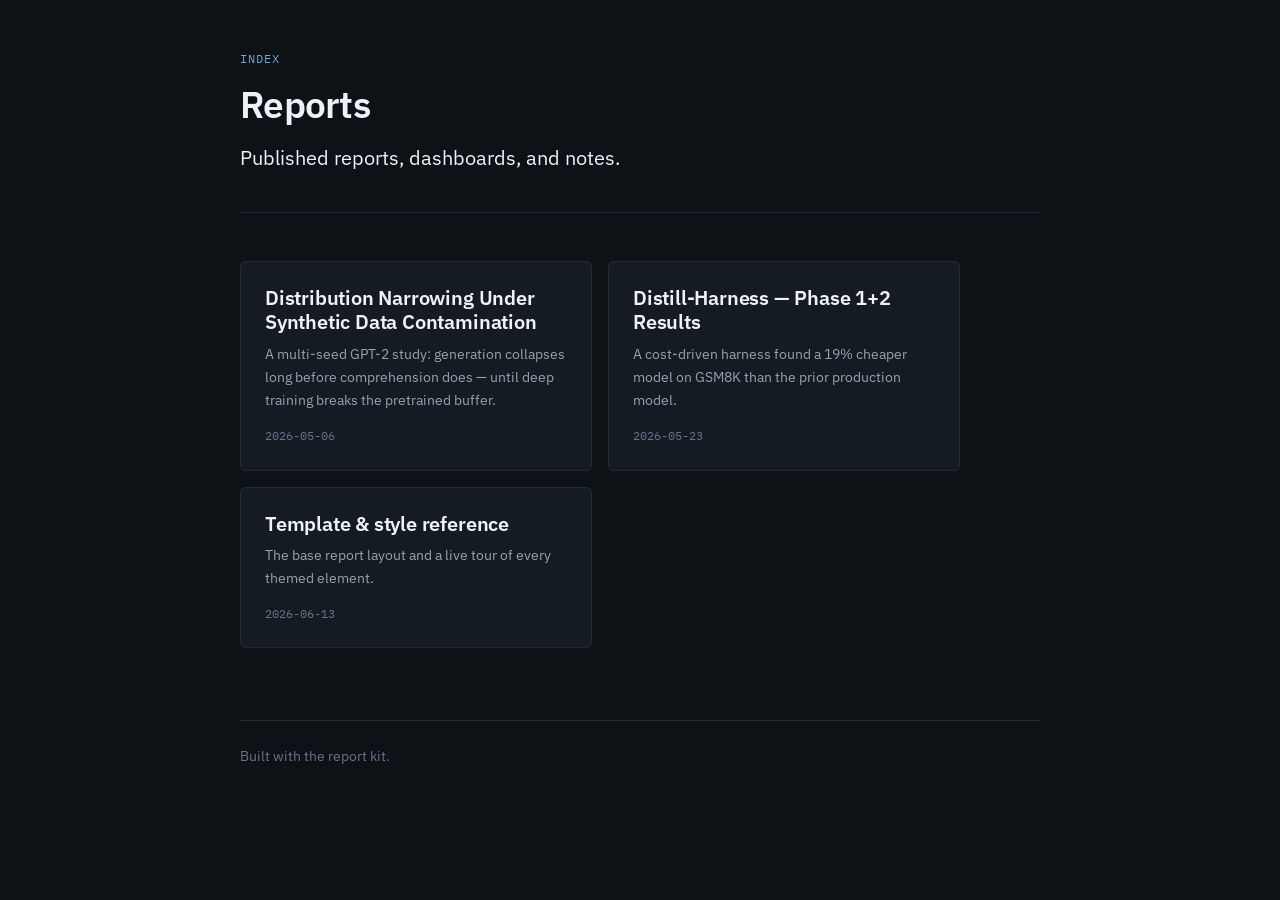
<file: index.html>
<!doctype html>
<html lang="en">
<head>
  <meta charset="utf-8">
  <meta name="viewport" content="width=device-width, initial-scale=1">
  <title>Reports</title>
  <meta name="description" content="Index of published reports.">
  <link rel="preconnect" href="https://fonts.googleapis.com">
  <link rel="preconnect" href="https://fonts.gstatic.com" crossorigin>
  <link href="https://fonts.googleapis.com/css2?family=IBM+Plex+Mono:wght@400;500&family=IBM+Plex+Sans:wght@400;500;600&display=swap" rel="stylesheet">
  <link rel="stylesheet" href="./styles/tokens.css">
  <link rel="stylesheet" href="./styles/report.css">
</head>
<body>
<main class="page">
  <div class="prose">
    <header class="doc-header">
      <p class="eyebrow">Index</p>
      <h1>Reports</h1>
      <p class="lead">Published reports, dashboards, and notes.</p>
    </header>

    <!-- Add one card per report. Newest first. -->
    <div class="card-grid">
      <a class="card" href="./reports/linguistic-degradation.html">
        <h3>Distribution Narrowing Under Synthetic Data Contamination</h3>
        <p>A multi-seed GPT-2 study: generation collapses long before comprehension does — until deep training breaks the pretrained buffer.</p>
        <span class="date">2026-05-06</span>
      </a>
      <a class="card" href="./reports/distill-harness-phase2.html">
        <h3>Distill-Harness — Phase 1+2 Results</h3>
        <p>A cost-driven harness found a 19% cheaper model on GSM8K than the prior production model.</p>
        <span class="date">2026-05-23</span>
      </a>
      <a class="card" href="./template.html">
        <h3>Template &amp; style reference</h3>
        <p>The base report layout and a live tour of every themed element.</p>
        <span class="date">2026-06-13</span>
      </a>
      <!--
      <a class="card" href="./reports/my-report.html">
        <h3>Report title</h3>
        <p>One-line summary.</p>
        <span class="date">2026-06-13</span>
      </a>
      -->
    </div>

    <footer class="doc-footer">
      <p>Built with the report kit.</p>
    </footer>
  </div>
</main>
</body>
</html>
</file>
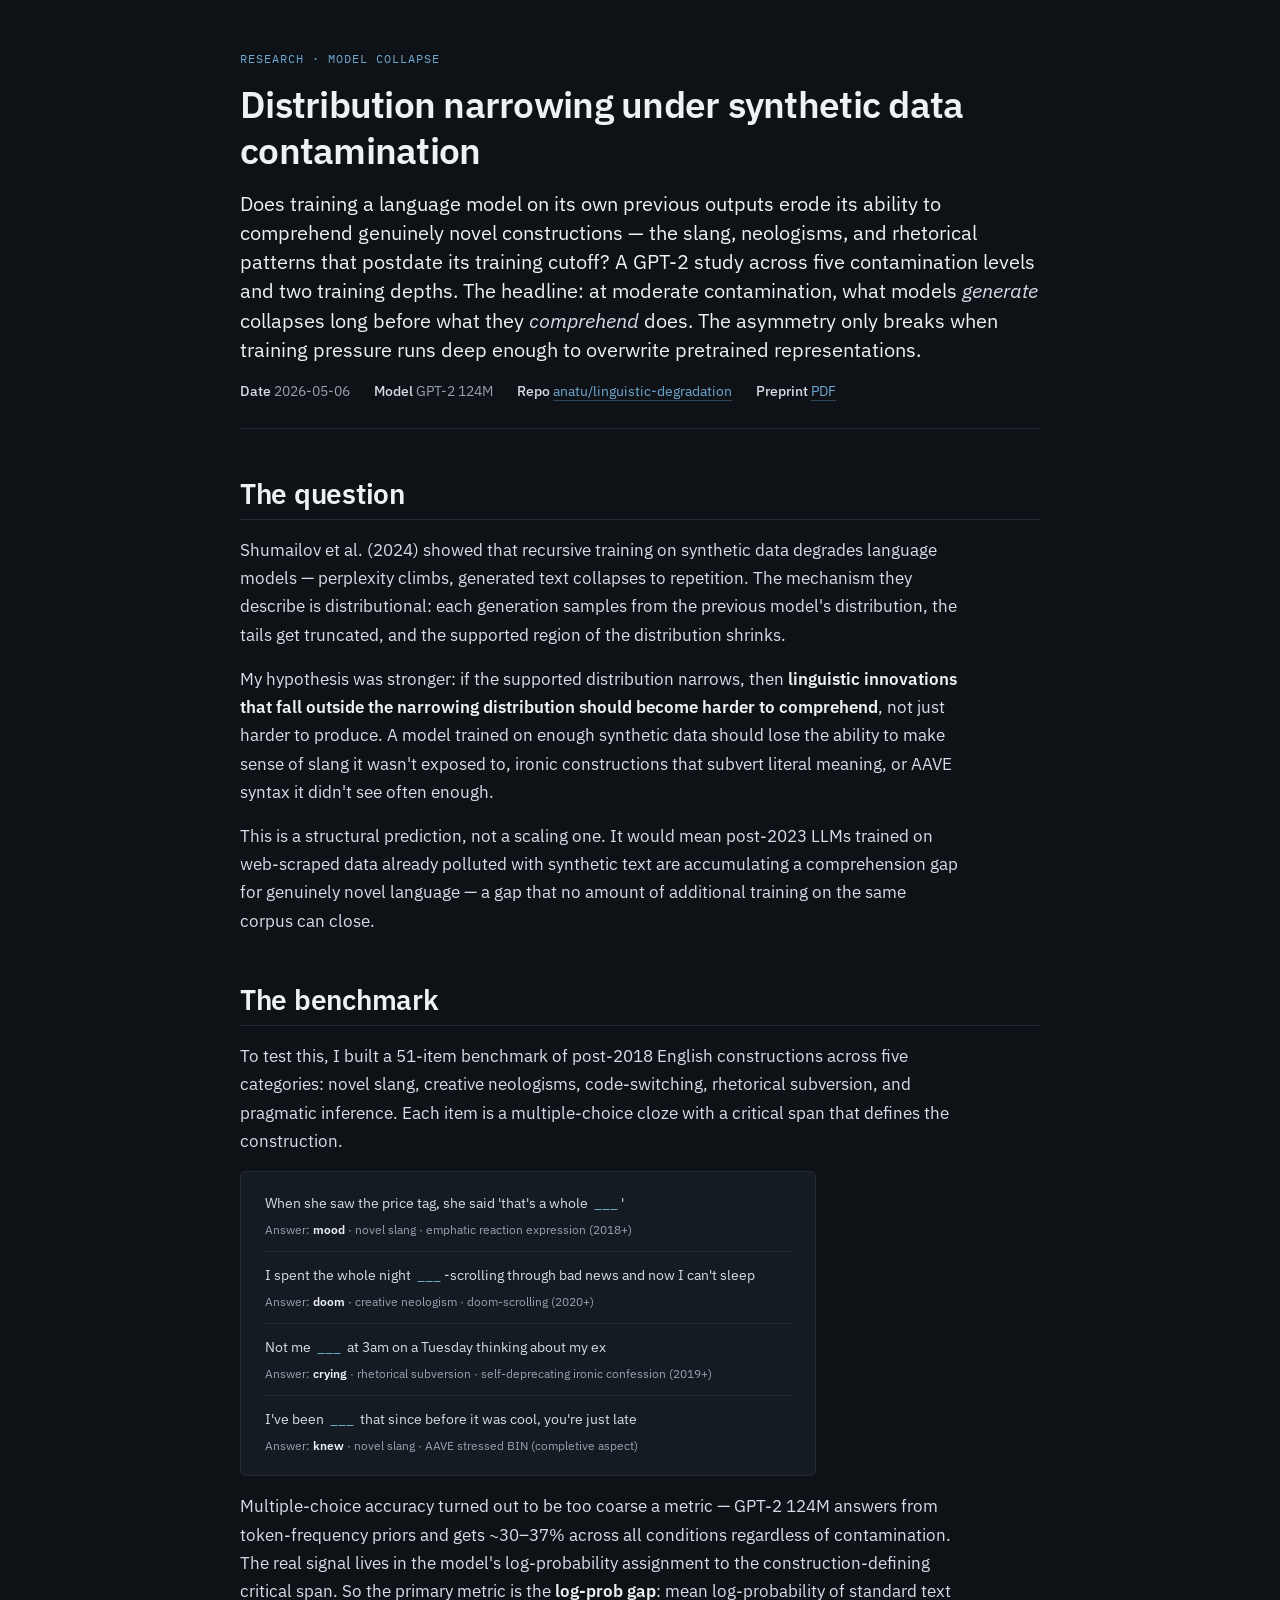
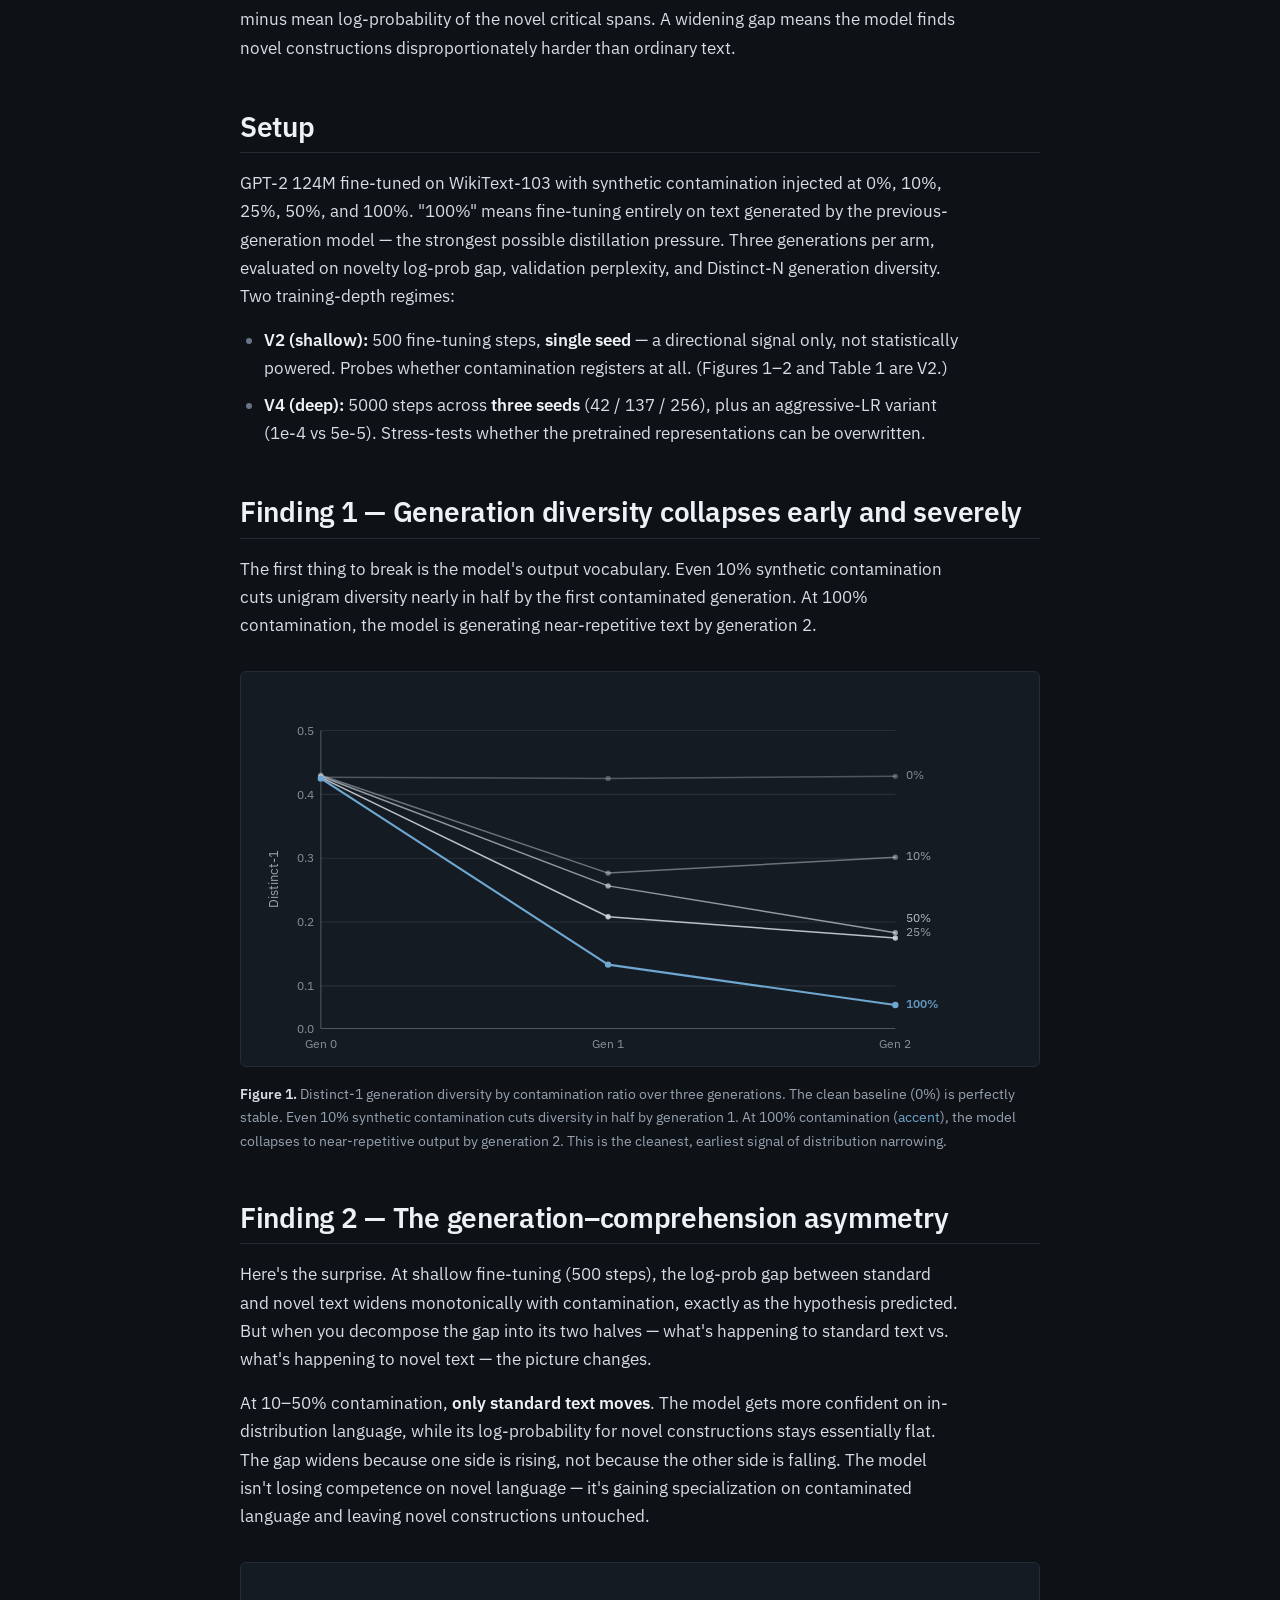
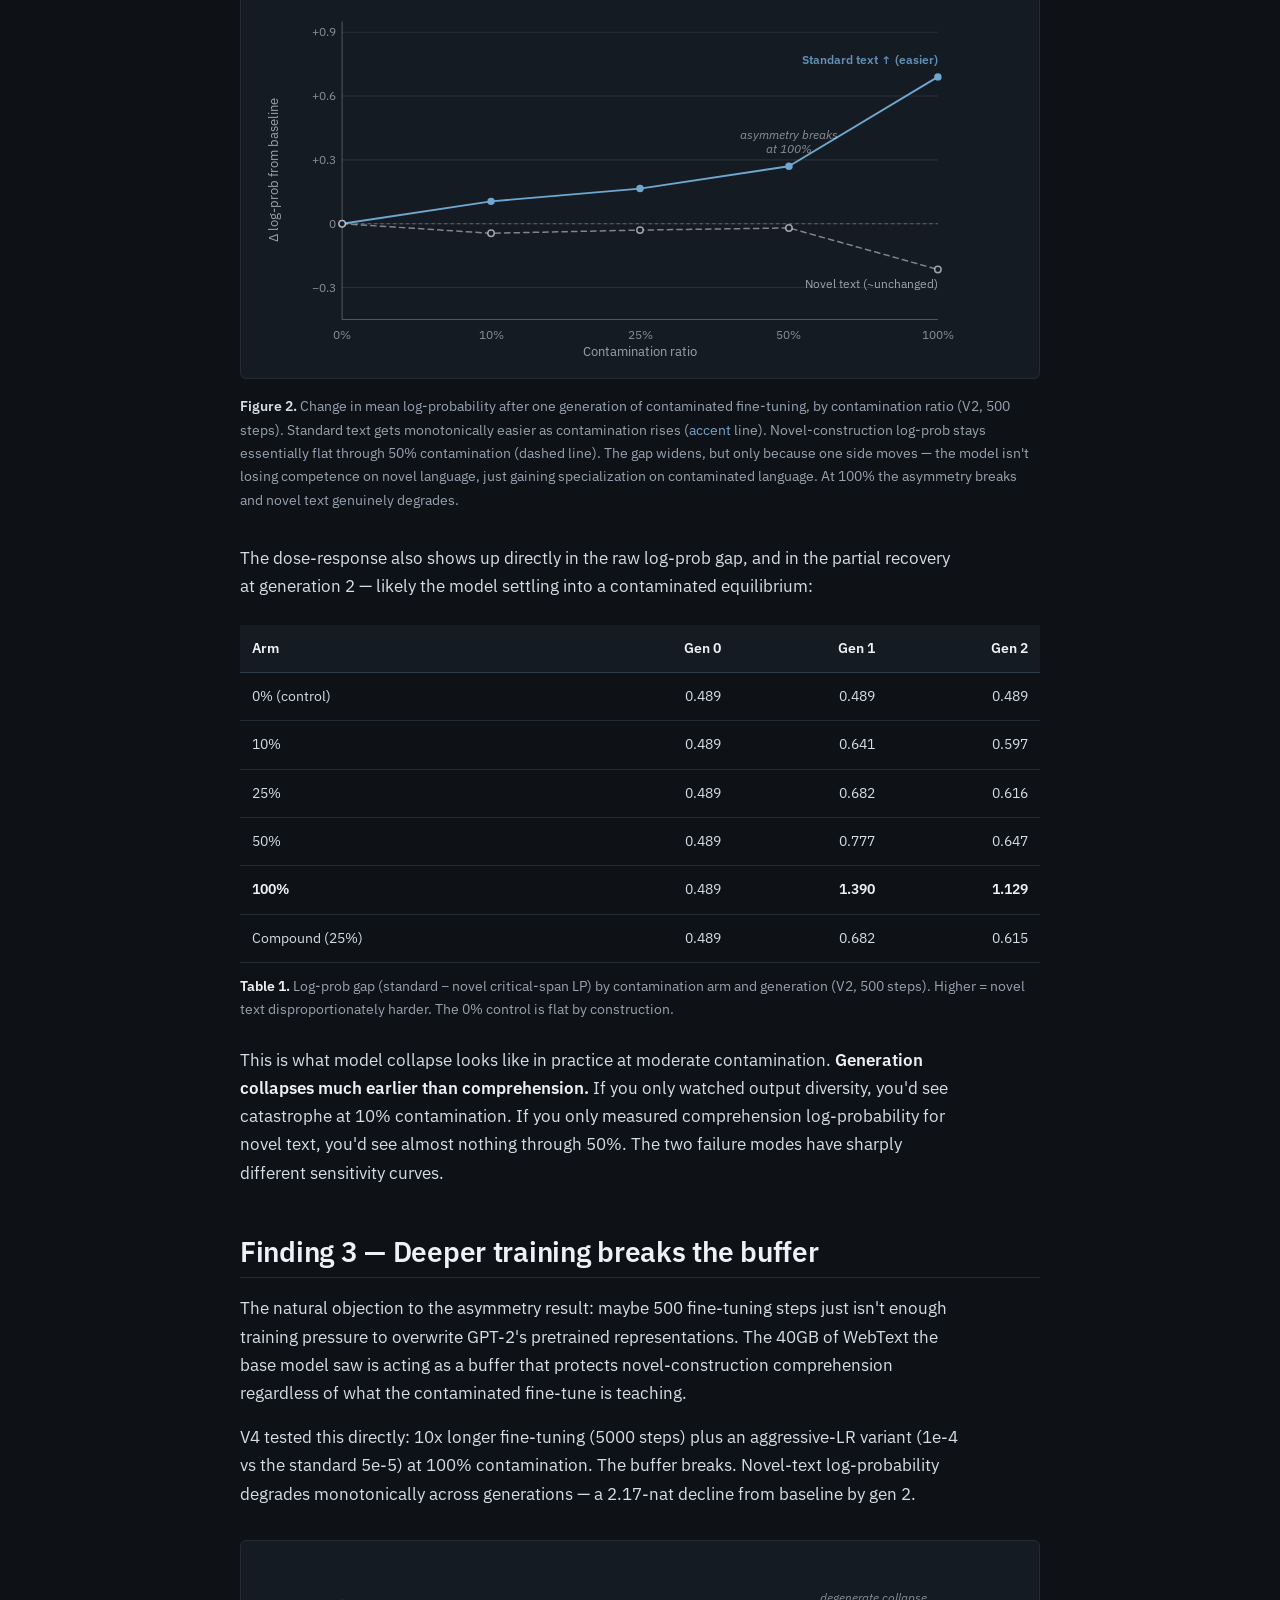
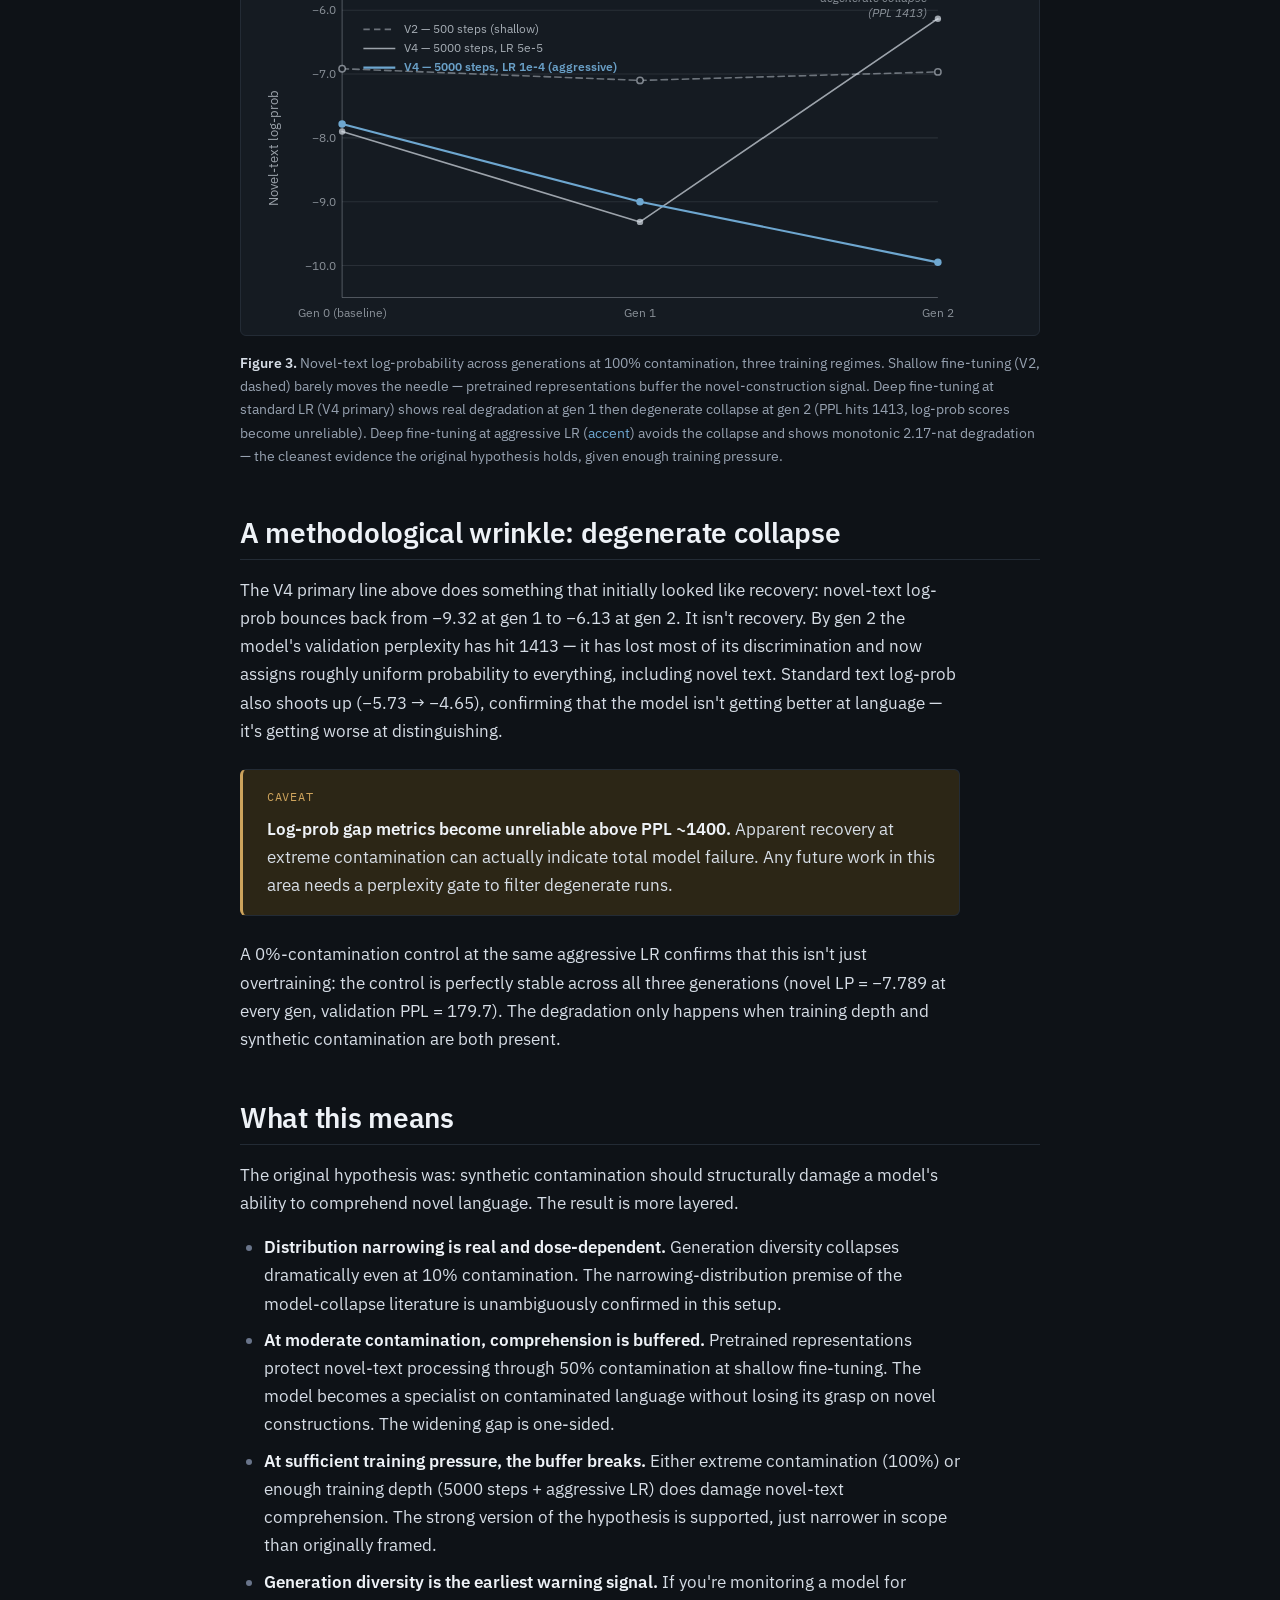
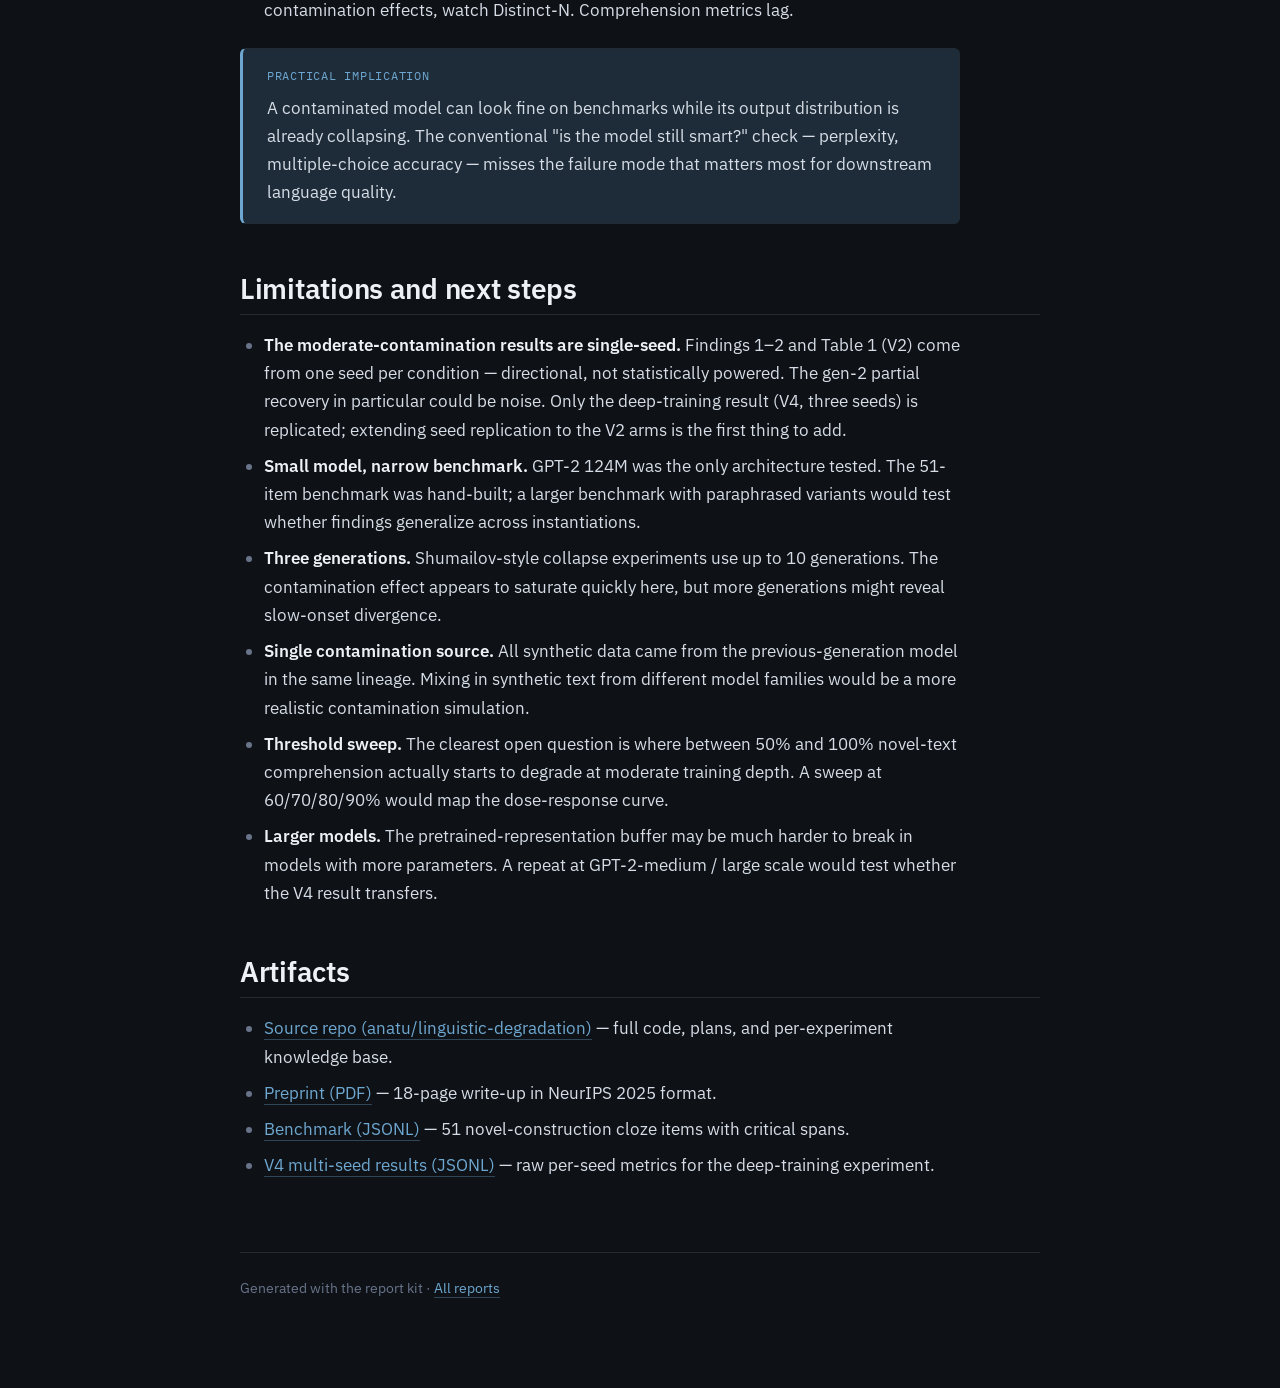
<file: reports/linguistic-degradation.html>
<!doctype html>
<html lang="en">
<head>
  <meta charset="utf-8">
  <meta name="viewport" content="width=device-width, initial-scale=1">
  <title>Distribution Narrowing Under Synthetic Data Contamination</title>
  <meta name="description" content="A multi-seed GPT-2 study: synthetic-data contamination collapses what a model generates long before what it comprehends — until training pressure runs deep enough to break the pretrained buffer.">
  <link rel="preconnect" href="https://fonts.googleapis.com">
  <link rel="preconnect" href="https://fonts.gstatic.com" crossorigin>
  <link href="https://fonts.googleapis.com/css2?family=IBM+Plex+Mono:wght@400;500&family=IBM+Plex+Sans:wght@400;500;600&family=IBM+Plex+Serif:ital@0;1&display=swap" rel="stylesheet">
  <link rel="stylesheet" href="../styles/tokens.css">
  <link rel="stylesheet" href="../styles/report.css">
  <style>
    /* Inline SVG chart helpers — drawn in currentColor (off-white on dark),
       so they inherit the report theme automatically. */
    .fig-svg { display: block; width: 100%; height: auto; }
    .axis        { stroke: currentColor; stroke-opacity: 0.30; stroke-width: 1; fill: none; }
    .gridline    { stroke: currentColor; stroke-opacity: 0.10; stroke-width: 1; fill: none; }
    .tick-label  { font-family: var(--font-sans); font-size: 11px;   fill: currentColor; fill-opacity: 0.6; }
    .axis-label  { font-family: var(--font-sans); font-size: 12px;   fill: currentColor; fill-opacity: 0.7; }
    .series-label{ font-family: var(--font-sans); font-size: 11px;   fill: currentColor; fill-opacity: 0.85; }
    .legend-label{ font-family: var(--font-sans); font-size: 11.5px; fill: currentColor; fill-opacity: 0.75; }
    .annotation  { font-family: var(--font-sans); font-size: 11px;   fill: currentColor; fill-opacity: 0.6; font-style: italic; }

    /* Benchmark example list */
    .examples { background: var(--bg-elevated); border: 1px solid var(--border);
                border-radius: var(--radius); padding: var(--sp-2) var(--sp-5);
                margin: var(--sp-4) 0; font-size: var(--fs-sm); }
    .examples ul { list-style: none; padding-left: 0; margin: 0; }
    .examples li { padding: var(--sp-3) 0; border-bottom: 1px solid var(--border); margin: 0; }
    .examples li:last-child { border-bottom: none; }
    .examples .ex-context { color: var(--text); }
    .examples .ex-context em { font-style: normal; color: var(--accent); padding: 0 3px; }
    .examples .ex-meta { display: block; font-size: var(--fs-xs); color: var(--text-muted); margin-top: 3px; }
    .examples .ex-meta strong { color: var(--text-strong); }
  </style>
</head>

<body>
<main class="page">
  <div class="prose">

    <header class="doc-header">
      <p class="eyebrow">Research · Model Collapse</p>
      <h1>Distribution narrowing under synthetic data contamination</h1>
      <p class="lead">Does training a language model on its own previous outputs erode
      its ability to comprehend genuinely novel constructions — the slang, neologisms,
      and rhetorical patterns that postdate its training cutoff? A GPT-2 study across five
      contamination levels and two training depths.
      The headline: at moderate contamination, what models <em>generate</em> collapses
      long before what they <em>comprehend</em> does. The asymmetry only breaks when
      training pressure runs deep enough to overwrite pretrained representations.</p>
      <div class="meta">
        <span><b>Date</b> 2026-05-06</span>
        <span><b>Model</b> GPT-2 124M</span>
        <span><b>Repo</b> <a href="https://github.com/anatu/linguistic-degradation" target="_blank" rel="noopener">anatu/linguistic-degradation</a></span>
        <span><b>Preprint</b> <a href="https://github.com/anatu/linguistic-degradation/blob/main/report/main.pdf" target="_blank" rel="noopener">PDF</a></span>
      </div>
    </header>

    <h2>The question</h2>
    <p>Shumailov et al. (2024) showed that recursive training on synthetic data degrades
    language models — perplexity climbs, generated text collapses to repetition. The
    mechanism they describe is distributional: each generation samples from the previous
    model's distribution, the tails get truncated, and the supported region of the
    distribution shrinks.</p>
    <p>My hypothesis was stronger: if the supported distribution narrows, then
    <strong>linguistic innovations that fall outside the narrowing distribution should
    become harder to comprehend</strong>, not just harder to produce. A model trained on
    enough synthetic data should lose the ability to make sense of slang it wasn't
    exposed to, ironic constructions that subvert literal meaning, or AAVE syntax it
    didn't see often enough.</p>
    <p>This is a structural prediction, not a scaling one. It would mean post-2023 LLMs
    trained on web-scraped data already polluted with synthetic text are accumulating a
    comprehension gap for genuinely novel language — a gap that no amount of additional
    training on the same corpus can close.</p>

    <h2>The benchmark</h2>
    <p>To test this, I built a 51-item benchmark of post-2018 English constructions across
    five categories: novel slang, creative neologisms, code-switching, rhetorical
    subversion, and pragmatic inference. Each item is a multiple-choice cloze with a
    critical span that defines the construction.</p>
    <div class="examples">
      <ul>
        <li>
          <span class="ex-context">When she saw the price tag, she said 'that's a whole <em>___</em>'</span>
          <span class="ex-meta">Answer: <strong>mood</strong> · novel slang · emphatic reaction expression (2018+)</span>
        </li>
        <li>
          <span class="ex-context">I spent the whole night <em>___</em>-scrolling through bad news and now I can't sleep</span>
          <span class="ex-meta">Answer: <strong>doom</strong> · creative neologism · doom-scrolling (2020+)</span>
        </li>
        <li>
          <span class="ex-context">Not me <em>___</em> at 3am on a Tuesday thinking about my ex</span>
          <span class="ex-meta">Answer: <strong>crying</strong> · rhetorical subversion · self-deprecating ironic confession (2019+)</span>
        </li>
        <li>
          <span class="ex-context">I've been <em>___</em> that since before it was cool, you're just late</span>
          <span class="ex-meta">Answer: <strong>knew</strong> · novel slang · AAVE stressed BIN (completive aspect)</span>
        </li>
      </ul>
    </div>
    <p>Multiple-choice accuracy turned out to be too coarse a metric — GPT-2 124M answers
    from token-frequency priors and gets ~30–37% across all conditions regardless of
    contamination. The real signal lives in the model's log-probability assignment to the
    construction-defining critical span. So the primary metric is the <strong>log-prob
    gap</strong>: mean log-probability of standard text minus mean log-probability of the
    novel critical spans. A widening gap means the model finds novel constructions
    disproportionately harder than ordinary text.</p>

    <h2>Setup</h2>
    <p>GPT-2 124M fine-tuned on WikiText-103 with synthetic contamination injected at 0%,
    10%, 25%, 50%, and 100%. "100%" means fine-tuning entirely on text generated by the
    previous-generation model — the strongest possible distillation pressure. Three
    generations per arm, evaluated on novelty log-prob gap, validation perplexity, and
    Distinct-N generation diversity. Two training-depth regimes:</p>
    <ul>
      <li><strong>V2 (shallow):</strong> 500 fine-tuning steps, <strong>single seed</strong>
      — a directional signal only, not statistically powered. Probes whether contamination
      registers at all. (Figures 1–2 and Table 1 are V2.)</li>
      <li><strong>V4 (deep):</strong> 5000 steps across <strong>three seeds</strong>
      (42 / 137 / 256), plus an aggressive-LR variant (1e-4 vs 5e-5). Stress-tests whether
      the pretrained representations can be
      overwritten.</li>
    </ul>

    <h2>Finding 1 — Generation diversity collapses early and severely</h2>
    <p>The first thing to break is the model's output vocabulary. Even 10% synthetic
    contamination cuts unigram diversity nearly in half by the first contaminated
    generation. At 100% contamination, the model is generating near-repetitive text by
    generation 2.</p>

    <figure>
      <div class="chart">
      <svg class="fig-svg" viewBox="0 0 720 340" role="img" aria-label="Line chart showing Distinct-1 generation diversity collapsing across generations under increasing contamination ratios">
        <g class="gridline">
          <line x1="60" y1="40" x2="600" y2="40"/>
          <line x1="60" y1="100" x2="600" y2="100"/>
          <line x1="60" y1="160" x2="600" y2="160"/>
          <line x1="60" y1="220" x2="600" y2="220"/>
          <line x1="60" y1="280" x2="600" y2="280"/>
        </g>
        <g class="tick-label" text-anchor="end">
          <text x="54" y="44">0.5</text>
          <text x="54" y="104">0.4</text>
          <text x="54" y="164">0.3</text>
          <text x="54" y="224">0.2</text>
          <text x="54" y="284">0.1</text>
          <text x="54" y="324">0.0</text>
        </g>
        <line class="axis" x1="60" y1="320" x2="600" y2="320"/>
        <line class="axis" x1="60" y1="40" x2="60" y2="320"/>
        <g class="tick-label" text-anchor="middle">
          <text x="60" y="338">Gen 0</text>
          <text x="330" y="338">Gen 1</text>
          <text x="600" y="338">Gen 2</text>
        </g>
        <text class="axis-label" x="20" y="180" transform="rotate(-90 20 180)" text-anchor="middle">Distinct-1</text>

        <g fill="none" stroke-width="1.4" stroke-linecap="round" stroke-linejoin="round">
          <polyline stroke="currentColor" stroke-opacity="0.30" points="60,84 330,85 600,83"/>
          <polyline stroke="currentColor" stroke-opacity="0.45" points="60,82 330,174 600,159"/>
          <polyline stroke="currentColor" stroke-opacity="0.65" points="60,83 330,186 600,230"/>
          <polyline stroke="currentColor" stroke-opacity="0.85" points="60,84 330,215 600,235"/>
          <polyline stroke="var(--accent)" stroke-width="2" points="60,85 330,260 600,298"/>
        </g>

        <g>
          <circle cx="60" cy="84" r="2.5" fill="currentColor" fill-opacity="0.30"/>
          <circle cx="330" cy="85" r="2.5" fill="currentColor" fill-opacity="0.30"/>
          <circle cx="600" cy="83" r="2.5" fill="currentColor" fill-opacity="0.30"/>
          <circle cx="60" cy="82" r="2.5" fill="currentColor" fill-opacity="0.45"/>
          <circle cx="330" cy="174" r="2.5" fill="currentColor" fill-opacity="0.45"/>
          <circle cx="600" cy="159" r="2.5" fill="currentColor" fill-opacity="0.45"/>
          <circle cx="60" cy="83" r="2.5" fill="currentColor" fill-opacity="0.65"/>
          <circle cx="330" cy="186" r="2.5" fill="currentColor" fill-opacity="0.65"/>
          <circle cx="600" cy="230" r="2.5" fill="currentColor" fill-opacity="0.65"/>
          <circle cx="60" cy="84" r="2.5" fill="currentColor" fill-opacity="0.85"/>
          <circle cx="330" cy="215" r="2.5" fill="currentColor" fill-opacity="0.85"/>
          <circle cx="600" cy="235" r="2.5" fill="currentColor" fill-opacity="0.85"/>
          <circle cx="60" cy="85" r="3" fill="var(--accent)"/>
          <circle cx="330" cy="260" r="3" fill="var(--accent)"/>
          <circle cx="600" cy="298" r="3" fill="var(--accent)"/>
        </g>

        <g class="series-label">
          <text x="610" y="86" fill-opacity="0.6">0%</text>
          <text x="610" y="162" fill-opacity="0.7">10%</text>
          <text x="610" y="233" fill-opacity="0.7">25%</text>
          <text x="610" y="220" fill-opacity="0.85">50%</text>
          <text x="610" y="301" fill="var(--accent)" font-weight="600">100%</text>
        </g>
      </svg>
      </div>
      <figcaption><b>Figure 1.</b> Distinct-1 generation diversity by contamination ratio
      over three generations. The clean baseline (0%) is perfectly stable. Even 10%
      synthetic contamination cuts diversity in half by generation 1. At 100% contamination
      (<span style="color:var(--accent)">accent</span>), the model collapses to
      near-repetitive output by generation 2. This is the cleanest, earliest signal of
      distribution narrowing.</figcaption>
    </figure>

    <h2>Finding 2 — The generation–comprehension asymmetry</h2>
    <p>Here's the surprise. At shallow fine-tuning (500 steps), the log-prob gap between
    standard and novel text widens monotonically with contamination, exactly as the
    hypothesis predicted. But when you decompose the gap into its two halves — what's
    happening to standard text vs. what's happening to novel text — the picture changes.</p>
    <p>At 10–50% contamination, <strong>only standard text moves</strong>. The model gets
    more confident on in-distribution language, while its log-probability for novel
    constructions stays essentially flat. The gap widens because one side is rising, not
    because the other side is falling. The model isn't losing competence on novel
    language — it's gaining specialization on contaminated language and leaving novel
    constructions untouched.</p>

    <figure>
      <div class="chart">
      <svg class="fig-svg" viewBox="0 0 720 360" role="img" aria-label="Chart showing change in log-probability for standard vs novel text under increasing contamination ratios">
        <g class="gridline">
          <line x1="80" y1="50" x2="640" y2="50"/>
          <line x1="80" y1="110" x2="640" y2="110"/>
          <line x1="80" y1="170" x2="640" y2="170"/>
          <line x1="80" y1="230" x2="640" y2="230"/>
          <line x1="80" y1="290" x2="640" y2="290"/>
        </g>
        <line x1="80" y1="230" x2="640" y2="230" stroke="currentColor" stroke-opacity="0.35" stroke-dasharray="3,3"/>
        <g class="tick-label" text-anchor="end">
          <text x="74" y="54">+0.9</text>
          <text x="74" y="114">+0.6</text>
          <text x="74" y="174">+0.3</text>
          <text x="74" y="234">0</text>
          <text x="74" y="294">&minus;0.3</text>
        </g>
        <line class="axis" x1="80" y1="320" x2="640" y2="320"/>
        <line class="axis" x1="80" y1="40" x2="80" y2="320"/>
        <g class="tick-label" text-anchor="middle">
          <text x="80" y="338">0%</text>
          <text x="220" y="338">10%</text>
          <text x="360" y="338">25%</text>
          <text x="500" y="338">50%</text>
          <text x="640" y="338">100%</text>
        </g>
        <text class="axis-label" x="360" y="354" text-anchor="middle">Contamination ratio</text>
        <text class="axis-label" x="20" y="180" transform="rotate(-90 20 180)" text-anchor="middle">&Delta; log-prob from baseline</text>

        <g stroke="var(--accent)" fill="none" stroke-width="1.8" stroke-linecap="round" stroke-linejoin="round">
          <polyline points="80,230 220,209 360,197 500,176 640,92"/>
        </g>
        <g fill="var(--accent)">
          <circle cx="80" cy="230" r="3.5"/>
          <circle cx="220" cy="209" r="3.5"/>
          <circle cx="360" cy="197" r="3.5"/>
          <circle cx="500" cy="176" r="3.5"/>
          <circle cx="640" cy="92" r="3.5"/>
        </g>

        <g stroke="currentColor" fill="none" stroke-width="1.4" stroke-opacity="0.55" stroke-dasharray="5,4" stroke-linecap="round" stroke-linejoin="round">
          <polyline points="80,230 220,239 360,236 500,234 640,273"/>
        </g>
        <g stroke="currentColor" stroke-width="1.4" stroke-opacity="0.7" fill="var(--bg-elevated)">
          <circle cx="80" cy="230" r="3"/>
          <circle cx="220" cy="239" r="3"/>
          <circle cx="360" cy="236" r="3"/>
          <circle cx="500" cy="234" r="3"/>
          <circle cx="640" cy="273" r="3"/>
        </g>

        <g class="series-label">
          <text x="640" y="80" text-anchor="end" fill="var(--accent)" font-weight="600">Standard text &uarr; (easier)</text>
          <text x="640" y="290" text-anchor="end" fill-opacity="0.7">Novel text (~unchanged)</text>
        </g>
        <text class="annotation" x="500" y="150" text-anchor="middle">asymmetry breaks</text>
        <text class="annotation" x="500" y="164" text-anchor="middle">at 100%</text>
      </svg>
      </div>
      <figcaption><b>Figure 2.</b> Change in mean log-probability after one generation of
      contaminated fine-tuning, by contamination ratio (V2, 500 steps). Standard text gets
      monotonically easier as contamination rises (<span style="color:var(--accent)">accent</span>
      line). Novel-construction log-prob stays essentially flat through 50% contamination
      (dashed line). The gap widens, but only because one side moves — the model isn't
      losing competence on novel language, just gaining specialization on contaminated
      language. At 100% the asymmetry breaks and novel text genuinely degrades.</figcaption>
    </figure>

    <p>The dose-response also shows up directly in the raw log-prob gap, and in the partial
    recovery at generation 2 — likely the model settling into a contaminated equilibrium:</p>

    <div class="table-wrap">
      <table>
        <caption><b>Table 1.</b> Log-prob gap (standard − novel critical-span LP) by
        contamination arm and generation (V2, 500 steps). Higher = novel text
        disproportionately harder. The 0% control is flat by construction.</caption>
        <thead>
          <tr><th>Arm</th><th class="num">Gen 0</th><th class="num">Gen 1</th><th class="num">Gen 2</th></tr>
        </thead>
        <tbody>
          <tr><td>0% (control)</td><td class="num">0.489</td><td class="num">0.489</td><td class="num">0.489</td></tr>
          <tr><td>10%</td><td class="num">0.489</td><td class="num">0.641</td><td class="num">0.597</td></tr>
          <tr><td>25%</td><td class="num">0.489</td><td class="num">0.682</td><td class="num">0.616</td></tr>
          <tr><td>50%</td><td class="num">0.489</td><td class="num">0.777</td><td class="num">0.647</td></tr>
          <tr><td><b>100%</b></td><td class="num">0.489</td><td class="num"><b>1.390</b></td><td class="num"><b>1.129</b></td></tr>
          <tr><td>Compound (25%)</td><td class="num">0.489</td><td class="num">0.682</td><td class="num">0.615</td></tr>
        </tbody>
      </table>
    </div>

    <p>This is what model collapse looks like in practice at moderate contamination.
    <strong>Generation collapses much earlier than comprehension.</strong>
    If you only watched output diversity, you'd see catastrophe at 10% contamination. If
    you only measured comprehension log-probability for novel text, you'd see almost
    nothing through 50%. The two failure modes have sharply different sensitivity curves.</p>

    <h2>Finding 3 — Deeper training breaks the buffer</h2>
    <p>The natural objection to the asymmetry result: maybe 500 fine-tuning steps just
    isn't enough training pressure to overwrite GPT-2's pretrained representations. The
    40GB of WebText the base model saw is acting as a buffer that protects
    novel-construction comprehension regardless of what the contaminated fine-tune is
    teaching.</p>
    <p>V4 tested this directly: 10x longer fine-tuning (5000 steps) plus an aggressive-LR
    variant (1e-4 vs the standard 5e-5) at 100% contamination. The buffer breaks.
    Novel-text log-probability degrades monotonically across generations — a 2.17-nat
    decline from baseline by gen 2.</p>

    <figure>
      <div class="chart">
      <svg class="fig-svg" viewBox="0 0 720 340" role="img" aria-label="Chart comparing novel-text log-probability degradation under shallow vs deep training across three generations at 100% contamination">
        <g class="gridline">
          <line x1="80" y1="50" x2="640" y2="50"/>
          <line x1="80" y1="110" x2="640" y2="110"/>
          <line x1="80" y1="170" x2="640" y2="170"/>
          <line x1="80" y1="230" x2="640" y2="230"/>
          <line x1="80" y1="290" x2="640" y2="290"/>
        </g>
        <g class="tick-label" text-anchor="end">
          <text x="74" y="54">&minus;6.0</text>
          <text x="74" y="114">&minus;7.0</text>
          <text x="74" y="174">&minus;8.0</text>
          <text x="74" y="234">&minus;9.0</text>
          <text x="74" y="294">&minus;10.0</text>
        </g>
        <line class="axis" x1="80" y1="320" x2="640" y2="320"/>
        <line class="axis" x1="80" y1="40" x2="80" y2="320"/>
        <g class="tick-label" text-anchor="middle">
          <text x="80" y="338">Gen 0 (baseline)</text>
          <text x="360" y="338">Gen 1</text>
          <text x="640" y="338">Gen 2</text>
        </g>
        <text class="axis-label" x="20" y="180" transform="rotate(-90 20 180)" text-anchor="middle">Novel-text log-prob</text>

        <g fill="none" stroke="currentColor" stroke-width="1.5" stroke-opacity="0.45" stroke-linecap="round" stroke-linejoin="round" stroke-dasharray="6,4">
          <polyline points="80,105 360,116 640,108"/>
        </g>
        <g stroke="currentColor" stroke-width="1.4" stroke-opacity="0.55" fill="var(--bg-elevated)">
          <circle cx="80" cy="105" r="3"/>
          <circle cx="360" cy="116" r="3"/>
          <circle cx="640" cy="108" r="3"/>
        </g>

        <g fill="none" stroke="currentColor" stroke-width="1.5" stroke-opacity="0.7" stroke-linecap="round" stroke-linejoin="round">
          <polyline points="80,164 360,249 640,58"/>
        </g>
        <g fill="currentColor" fill-opacity="0.7">
          <circle cx="80" cy="164" r="3"/>
          <circle cx="360" cy="249" r="3"/>
          <circle cx="640" cy="58" r="3"/>
        </g>
        <g class="annotation">
          <text x="630" y="42" text-anchor="end">degenerate collapse</text>
          <text x="630" y="56" text-anchor="end">(PPL 1413)</text>
        </g>
        <line x1="635" y1="60" x2="643" y2="58" stroke="currentColor" stroke-opacity="0.5" stroke-width="1"/>

        <g fill="none" stroke="var(--accent)" stroke-width="2" stroke-linecap="round" stroke-linejoin="round">
          <polyline points="80,157 360,230 640,287"/>
        </g>
        <g fill="var(--accent)">
          <circle cx="80" cy="157" r="3.5"/>
          <circle cx="360" cy="230" r="3.5"/>
          <circle cx="640" cy="287" r="3.5"/>
        </g>

        <g class="legend-label">
          <line x1="100" y1="68" x2="130" y2="68" stroke="currentColor" stroke-width="1.5" stroke-opacity="0.45" stroke-dasharray="6,4"/>
          <text x="138" y="71" fill-opacity="0.75">V2 &mdash; 500 steps (shallow)</text>
          <line x1="100" y1="86" x2="130" y2="86" stroke="currentColor" stroke-width="1.5" stroke-opacity="0.7"/>
          <text x="138" y="89" fill-opacity="0.75">V4 &mdash; 5000 steps, LR 5e-5</text>
          <line x1="100" y1="104" x2="130" y2="104" stroke="var(--accent)" stroke-width="2"/>
          <text x="138" y="107" fill="var(--accent)" fill-opacity="0.95" font-weight="600">V4 &mdash; 5000 steps, LR 1e-4 (aggressive)</text>
        </g>
      </svg>
      </div>
      <figcaption><b>Figure 3.</b> Novel-text log-probability across generations at 100%
      contamination, three training regimes. Shallow fine-tuning (V2, dashed) barely moves
      the needle — pretrained representations buffer the novel-construction signal. Deep
      fine-tuning at standard LR (V4 primary) shows real degradation at gen 1 then
      degenerate collapse at gen 2 (PPL hits 1413, log-prob scores become unreliable). Deep
      fine-tuning at aggressive LR (<span style="color:var(--accent)">accent</span>) avoids
      the collapse and shows monotonic 2.17-nat degradation — the cleanest evidence the
      original hypothesis holds, given enough training pressure.</figcaption>
    </figure>

    <h2>A methodological wrinkle: degenerate collapse</h2>
    <p>The V4 primary line above does something that initially looked like recovery:
    novel-text log-prob bounces back from −9.32 at gen 1 to −6.13 at gen 2. It isn't
    recovery. By gen 2 the model's validation perplexity has hit 1413 — it has lost most
    of its discrimination and now assigns roughly uniform probability to everything,
    including novel text. Standard text log-prob also shoots up (−5.73 → −4.65), confirming
    that the model isn't getting better at language — it's getting worse at
    distinguishing.</p>
    <div class="callout warn">
      <span class="label">Caveat</span>
      <p><strong>Log-prob gap metrics become unreliable above PPL ~1400.</strong> Apparent
      recovery at extreme contamination can actually indicate total model failure. Any
      future work in this area needs a perplexity gate to filter degenerate runs.</p>
    </div>
    <p>A 0%-contamination control at the same aggressive LR confirms that this isn't just
    overtraining: the control is perfectly stable across all three generations
    (novel LP = −7.789 at every gen, validation PPL = 179.7). The degradation only happens
    when training depth and synthetic contamination are both present.</p>

    <h2>What this means</h2>
    <p>The original hypothesis was: synthetic contamination should structurally damage a
    model's ability to comprehend novel language. The result is more layered.</p>
    <ul>
      <li><strong>Distribution narrowing is real and dose-dependent.</strong> Generation
      diversity collapses dramatically even at 10% contamination. The narrowing-distribution
      premise of the model-collapse literature is unambiguously confirmed in this setup.</li>
      <li><strong>At moderate contamination, comprehension is buffered.</strong> Pretrained
      representations protect novel-text processing through 50% contamination at shallow
      fine-tuning. The model becomes a specialist on contaminated language without losing
      its grasp on novel constructions. The widening gap is one-sided.</li>
      <li><strong>At sufficient training pressure, the buffer breaks.</strong> Either
      extreme contamination (100%) or enough training depth (5000 steps + aggressive LR)
      does damage novel-text comprehension. The strong version of the hypothesis is
      supported, just narrower in scope than originally framed.</li>
      <li><strong>Generation diversity is the earliest warning signal.</strong> If you're
      monitoring a model for contamination effects, watch Distinct-N. Comprehension metrics
      lag.</li>
    </ul>
    <div class="callout note">
      <span class="label">Practical implication</span>
      <p>A contaminated model can look fine on benchmarks while its output distribution is
      already collapsing. The conventional "is the model still smart?" check — perplexity,
      multiple-choice accuracy — misses the failure mode that matters most for downstream
      language quality.</p>
    </div>

    <h2>Limitations and next steps</h2>
    <ul>
      <li><strong>The moderate-contamination results are single-seed.</strong> Findings 1–2
      and Table 1 (V2) come from one seed per condition — directional, not statistically
      powered. The gen-2 partial recovery in particular could be noise. Only the deep-training
      result (V4, three seeds) is replicated; extending seed replication to the V2 arms is
      the first thing to add.</li>
      <li><strong>Small model, narrow benchmark.</strong> GPT-2 124M was the only
      architecture tested. The 51-item benchmark was hand-built; a larger benchmark with
      paraphrased variants would test whether findings generalize across instantiations.</li>
      <li><strong>Three generations.</strong> Shumailov-style collapse experiments use up
      to 10 generations. The contamination effect appears to saturate quickly here, but
      more generations might reveal slow-onset divergence.</li>
      <li><strong>Single contamination source.</strong> All synthetic data came from the
      previous-generation model in the same lineage. Mixing in synthetic text from
      different model families would be a more realistic contamination simulation.</li>
      <li><strong>Threshold sweep.</strong> The clearest open question is where between 50%
      and 100% novel-text comprehension actually starts to degrade at moderate training
      depth. A sweep at 60/70/80/90% would map the dose-response curve.</li>
      <li><strong>Larger models.</strong> The pretrained-representation buffer may be much
      harder to break in models with more parameters. A repeat at GPT-2-medium / large
      scale would test whether the V4 result transfers.</li>
    </ul>

    <h2>Artifacts</h2>
    <ul>
      <li><a href="https://github.com/anatu/linguistic-degradation" target="_blank" rel="noopener">Source repo (anatu/linguistic-degradation)</a> — full code, plans, and per-experiment knowledge base.</li>
      <li><a href="https://github.com/anatu/linguistic-degradation/blob/main/report/main.pdf" target="_blank" rel="noopener">Preprint (PDF)</a> — 18-page write-up in NeurIPS 2025 format.</li>
      <li><a href="https://github.com/anatu/linguistic-degradation/blob/main/benchmark/novelty_examples.jsonl" target="_blank" rel="noopener">Benchmark (JSONL)</a> — 51 novel-construction cloze items with critical spans.</li>
      <li><a href="https://github.com/anatu/linguistic-degradation/blob/main/results/all_results_v4.jsonl" target="_blank" rel="noopener">V4 multi-seed results (JSONL)</a> — raw per-seed metrics for the deep-training experiment.</li>
    </ul>

    <footer class="doc-footer">
      <p>Generated with the report kit · <a href="../index.html">All reports</a></p>
    </footer>

  </div>
</main>
</body>
</html>
</file>
<file: styles/tokens.css>
/* ============================================================
   tokens.css — the single source of truth for the look & feel.
   Aesthetic: dark, matte, muted, scientific. Legibility first.

   Change the palette/fonts HERE and every report updates.
   Nothing in this file styles elements — only declares variables.
   ============================================================ */

:root {
  color-scheme: dark;

  /* ---- Surfaces (layered darks; never pure black) -------- */
  --bg:            #0e1217;  /* page base                      */
  --bg-elevated:   #151b22;  /* cards, callouts, table headers  */
  --bg-inset:      #0a0e12;  /* code blocks, wells, insets      */
  --bg-hover:      #1b222b;  /* row/link hover                  */

  /* ---- Lines & borders ----------------------------------- */
  --border:        #232b35;
  --border-strong: #303b48;

  /* ---- Text (off-white; never pure #fff, for matte feel) - */
  --text:          #d6dde6;  /* body copy                       */
  --text-strong:   #eef2f7;  /* headings, emphasis              */
  --text-muted:    #97a2b1;  /* captions, secondary, axis labels*/
  --text-faint:    #69748a;  /* metadata, footnotes             */

  /* ---- Accents (muted blue primary, muted green secondary)  */
  --accent:        #6ea7d0;  /* primary — muted blue            */
  --accent-hover:  #8ab9dc;
  --accent-soft:   #1e2c39;  /* blue-tinted surface (callouts)  */
  --accent-line:   #34536b;  /* blue-tinted border              */

  --accent-2:      #79b487;  /* secondary — muted green         */
  --accent-2-soft: #1d2a22;  /* green-tinted surface            */
  --accent-2-line: #36513e;

  /* ---- Semantic (kept muted to match the palette) -------- */
  --warn:          #cda35c;
  --warn-soft:     #2c2616;
  --danger:        #cf7f7b;
  --danger-soft:   #2c1b1b;
  --link:          var(--accent);

  /* ---- Typography ---------------------------------------- *
   * IBM Plex: technical provenance, highly legible, distinctive
   * without being flashy — reads "scientific", not "marketing".
   * Loaded via <link> in the HTML <head>.                     */
  --font-sans:  "IBM Plex Sans", ui-sans-serif, system-ui, -apple-system, sans-serif;
  --font-serif: "IBM Plex Serif", Georgia, "Times New Roman", serif;
  --font-mono:  "IBM Plex Mono", ui-monospace, "SF Mono", Menlo, Consolas, monospace;

  /* Type scale — 1.20 (minor third), base 17px. Restrained. */
  --fs-xs:   0.78rem;   /* 13px — metadata, footnotes          */
  --fs-sm:   0.88rem;   /* 15px — captions, table cells        */
  --fs-base: 1.0625rem; /* 17px — body                         */
  --fs-lg:   1.22rem;   /* 21px — lead paragraph               */
  --fs-h3:   1.38rem;
  --fs-h2:   1.72rem;
  --fs-h1:   2.30rem;

  --lh-tight: 1.25;     /* headings                            */
  --lh-body:  1.66;     /* body — generous for screen reading  */

  --fw-normal: 400;
  --fw-medium: 500;
  --fw-semibold: 600;

  /* ---- Spacing scale (rem) ------------------------------- */
  --sp-1: 0.25rem;
  --sp-2: 0.5rem;
  --sp-3: 0.75rem;
  --sp-4: 1rem;
  --sp-5: 1.5rem;
  --sp-6: 2rem;
  --sp-7: 3rem;
  --sp-8: 4.5rem;

  /* ---- Structure ----------------------------------------- */
  --measure: 72ch;      /* max readable line length            */
  --content-max: 50rem; /* main column width                   */
  --wide-max: 64rem;    /* for figures/tables that need room   */
  --radius: 6px;
  --radius-sm: 4px;

  /* Matte: shadows are faint and low-contrast. No glossy glow. */
  --shadow: 0 1px 2px rgba(0, 0, 0, 0.35);
}
</file>
<file: styles/report.css>
/* ============================================================
   report.css — element & component styling built on tokens.css.
   Import order matters: load tokens.css FIRST.

   Philosophy: style HTML elements directly so Claude can write
   plain semantic markup (<h2>, <table>, <figure>) and get the
   house style for free — no utility classes required.
   ============================================================ */

/* ---- Reset / base -------------------------------------- */
*, *::before, *::after { box-sizing: border-box; }

html { -webkit-text-size-adjust: 100%; scroll-behavior: smooth; }

body {
  margin: 0;
  background: var(--bg);
  color: var(--text);
  font-family: var(--font-sans);
  font-size: var(--fs-base);
  line-height: var(--lh-body);
  font-feature-settings: "kern", "liga", "tnum";  /* tabular numerals */
  -webkit-font-smoothing: antialiased;
  text-rendering: optimizeLegibility;
}

/* ---- Layout containers --------------------------------- */
.page {
  max-width: var(--wide-max);
  margin-inline: auto;
  padding: var(--sp-7) var(--sp-5) var(--sp-8);
}

/* The reading column: constrains prose to a legible measure.
   Figures/tables can break out with .wide. */
.prose { max-width: var(--content-max); margin-inline: auto; }
.prose > * { max-width: var(--measure); }
.prose > .wide,
.prose > figure,
.prose > table,
.prose > .table-wrap { max-width: 100%; }

/* ---- Document header ----------------------------------- */
.doc-header {
  max-width: var(--content-max);
  margin: 0 auto var(--sp-7);
  padding-bottom: var(--sp-5);
  border-bottom: 1px solid var(--border);
}
.doc-header .eyebrow {
  font-family: var(--font-mono);
  font-size: var(--fs-xs);
  letter-spacing: 0.08em;
  text-transform: uppercase;
  color: var(--accent);
  margin: 0 0 var(--sp-3);
}
.doc-header .meta {
  display: flex;
  flex-wrap: wrap;
  gap: var(--sp-2) var(--sp-5);
  margin-top: var(--sp-4);
  font-size: var(--fs-sm);
  color: var(--text-muted);
}
.doc-header .meta b { color: var(--text); font-weight: var(--fw-medium); }

/* ---- Headings ------------------------------------------ */
h1, h2, h3, h4 {
  color: var(--text-strong);
  line-height: var(--lh-tight);
  font-weight: var(--fw-semibold);
  letter-spacing: -0.01em;
  margin: var(--sp-7) 0 var(--sp-4);
}
h1 { font-size: var(--fs-h1); margin-top: 0; letter-spacing: -0.02em; }
h2 {
  font-size: var(--fs-h2);
  padding-bottom: var(--sp-2);
  border-bottom: 1px solid var(--border);
}
h3 { font-size: var(--fs-h3); }
h4 { font-size: var(--fs-lg); color: var(--text); }

/* Section numbering hook (optional): add class="numbered" to body */
.numbered { counter-reset: h2; }
.numbered h2 { counter-increment: h2; }
.numbered h2::before {
  content: counter(h2) "  ";
  color: var(--accent);
  font-family: var(--font-mono);
  font-weight: var(--fw-normal);
}

/* ---- Body text ----------------------------------------- */
p { margin: 0 0 var(--sp-4); }
.lead { font-size: var(--fs-lg); color: var(--text-strong); line-height: 1.5; }

a {
  color: var(--link);
  text-decoration: none;
  border-bottom: 1px solid color-mix(in srgb, var(--link) 35%, transparent);
  transition: color 0.12s ease, border-color 0.12s ease;
}
a:hover { color: var(--accent-hover); border-bottom-color: var(--accent-hover); }

strong, b { color: var(--text-strong); font-weight: var(--fw-semibold); }
em, i { color: var(--text); }
small { font-size: var(--fs-sm); color: var(--text-muted); }

/* ---- Lists --------------------------------------------- */
ul, ol { margin: 0 0 var(--sp-4); padding-left: var(--sp-5); }
li { margin-bottom: var(--sp-2); }
li::marker { color: var(--text-faint); }
ul ul, ol ol, ul ol, ol ul { margin-bottom: 0; }

/* ---- Dividers ------------------------------------------ */
hr {
  border: none;
  border-top: 1px solid var(--border);
  margin: var(--sp-7) 0;
}

/* ---- Blockquote ---------------------------------------- */
blockquote {
  margin: var(--sp-5) 0;
  padding: var(--sp-2) var(--sp-5);
  border-left: 3px solid var(--accent-line);
  color: var(--text-muted);
  font-style: italic;
}
blockquote p:last-child { margin-bottom: 0; }

/* ---- Code ---------------------------------------------- */
code, kbd, pre, samp { font-family: var(--font-mono); }
code {
  font-size: 0.9em;
  background: var(--bg-inset);
  border: 1px solid var(--border);
  border-radius: var(--radius-sm);
  padding: 0.12em 0.4em;
  color: var(--text-strong);
}
pre {
  background: var(--bg-inset);
  border: 1px solid var(--border);
  border-radius: var(--radius);
  padding: var(--sp-4);
  overflow-x: auto;
  font-size: var(--fs-sm);
  line-height: 1.55;
  margin: var(--sp-5) 0;
}
pre code { background: none; border: none; padding: 0; font-size: inherit; color: var(--text); }
kbd {
  font-size: 0.82em;
  background: var(--bg-elevated);
  border: 1px solid var(--border-strong);
  border-bottom-width: 2px;
  border-radius: var(--radius-sm);
  padding: 0.1em 0.45em;
  color: var(--text-strong);
}

/* ---- Tables -------------------------------------------- */
.table-wrap { overflow-x: auto; margin: var(--sp-5) 0; }
table {
  width: 100%;
  border-collapse: collapse;
  font-size: var(--fs-sm);
  font-variant-numeric: tabular-nums;
}
caption {
  caption-side: bottom;
  text-align: left;
  color: var(--text-muted);
  font-size: var(--fs-sm);
  padding-top: var(--sp-3);
}
thead th {
  text-align: left;
  font-weight: var(--fw-semibold);
  color: var(--text-strong);
  background: var(--bg-elevated);
  border-bottom: 1px solid var(--border-strong);
  padding: var(--sp-3) var(--sp-3);
  white-space: nowrap;
}
tbody td {
  padding: var(--sp-3) var(--sp-3);
  border-bottom: 1px solid var(--border);
}
tbody tr:hover { background: var(--bg-hover); }
/* Right-align numeric columns: add class="num" to th/td */
th.num, td.num { text-align: right; font-variant-numeric: tabular-nums; }

/* ---- Figures & charts ---------------------------------- */
figure { margin: var(--sp-6) 0; }
figure img, figure svg, figure canvas { max-width: 100%; height: auto; display: block; }
figcaption {
  margin-top: var(--sp-3);
  color: var(--text-muted);
  font-size: var(--fs-sm);
}
figcaption b, figcaption .fig-num {
  color: var(--text);
  font-weight: var(--fw-semibold);
}

/* Chart surface — a framed plot area that matches the theme */
.chart {
  background: var(--bg-elevated);
  border: 1px solid var(--border);
  border-radius: var(--radius);
  padding: var(--sp-4);
  margin: var(--sp-4) 0;
}
.chart svg { overflow: visible; }

/* ---- Callouts ------------------------------------------ */
.callout {
  margin: var(--sp-5) 0;
  padding: var(--sp-4) var(--sp-5);
  border: 1px solid var(--border);
  border-left-width: 3px;
  border-radius: var(--radius);
  background: var(--bg-elevated);
}
.callout > :first-child { margin-top: 0; }
.callout > :last-child { margin-bottom: 0; }
.callout .label {
  font-family: var(--font-mono);
  font-size: var(--fs-xs);
  letter-spacing: 0.06em;
  text-transform: uppercase;
  margin-bottom: var(--sp-2);
  display: block;
}
.callout.note   { border-left-color: var(--accent);   background: var(--accent-soft); }
.callout.note   .label { color: var(--accent); }
.callout.good   { border-left-color: var(--accent-2); background: var(--accent-2-soft); }
.callout.good   .label { color: var(--accent-2); }
.callout.warn   { border-left-color: var(--warn);   background: var(--warn-soft); }
.callout.warn   .label { color: var(--warn); }
.callout.danger { border-left-color: var(--danger); background: var(--danger-soft); }
.callout.danger .label { color: var(--danger); }

/* ---- Key-figure / stat row ----------------------------- */
.stats {
  display: grid;
  grid-template-columns: repeat(auto-fit, minmax(9rem, 1fr));
  gap: var(--sp-4);
  margin: var(--sp-5) 0;
}
.stat {
  background: var(--bg-elevated);
  border: 1px solid var(--border);
  border-radius: var(--radius);
  padding: var(--sp-4);
}
.stat .value {
  font-size: 1.9rem;
  font-weight: var(--fw-semibold);
  color: var(--text-strong);
  font-variant-numeric: tabular-nums;
  line-height: 1.1;
}
.stat .value.accent  { color: var(--accent); }
.stat .value.accent2 { color: var(--accent-2); }
.stat .label {
  margin-top: var(--sp-2);
  font-size: var(--fs-sm);
  color: var(--text-muted);
}

/* ---- Table of contents (optional sidebar) -------------- */
.toc {
  font-size: var(--fs-sm);
  color: var(--text-muted);
}
.toc a { color: var(--text-muted); border: none; }
.toc a:hover { color: var(--accent); }

/* ---- Footer -------------------------------------------- */
.doc-footer {
  max-width: var(--content-max);
  margin: var(--sp-8) auto 0;
  padding-top: var(--sp-5);
  border-top: 1px solid var(--border);
  color: var(--text-faint);
  font-size: var(--fs-sm);
}

/* ---- Index / landing cards (for index.html) ------------ */
.card-grid {
  display: grid;
  grid-template-columns: repeat(auto-fill, minmax(16rem, 1fr));
  gap: var(--sp-4);
  margin: var(--sp-6) 0;
}
.card {
  display: block;
  background: var(--bg-elevated);
  border: 1px solid var(--border);
  border-radius: var(--radius);
  padding: var(--sp-5);
  color: inherit;
  text-decoration: none;
  transition: border-color 0.14s ease, background 0.14s ease;
}
.card:hover { border-color: var(--accent-line); background: var(--bg-hover); }
.card h3 { margin: 0 0 var(--sp-2); font-size: var(--fs-lg); }
.card p { margin: 0; color: var(--text-muted); font-size: var(--fs-sm); }
.card .date {
  display: block;
  margin-top: var(--sp-3);
  font-family: var(--font-mono);
  font-size: var(--fs-xs);
  color: var(--text-faint);
}

/* ---- Responsive ---------------------------------------- */
@media (max-width: 640px) {
  .page { padding: var(--sp-5) var(--sp-4) var(--sp-7); }
  :root { --fs-h1: 1.9rem; --fs-h2: 1.5rem; }
}

/* ---- Print (clean, light, ink-saving) ------------------ */
@media print {
  :root {
    --bg: #fff; --bg-elevated: #fff; --bg-inset: #f5f6f7;
    --text: #16191d; --text-strong: #000; --text-muted: #444;
    --border: #d8dce0; --border-strong: #b8bdc2;
    --accent: #1f6fb0; --accent-2: #2f7d4a;
  }
  body { font-size: 11pt; }
  .page { max-width: none; padding: 0; }
  a { color: var(--text); border: none; }
  h2, h3 { break-after: avoid; }
  figure, table, .callout, .chart { break-inside: avoid; }
  .doc-footer, .toc { display: none; }
}
</file>
